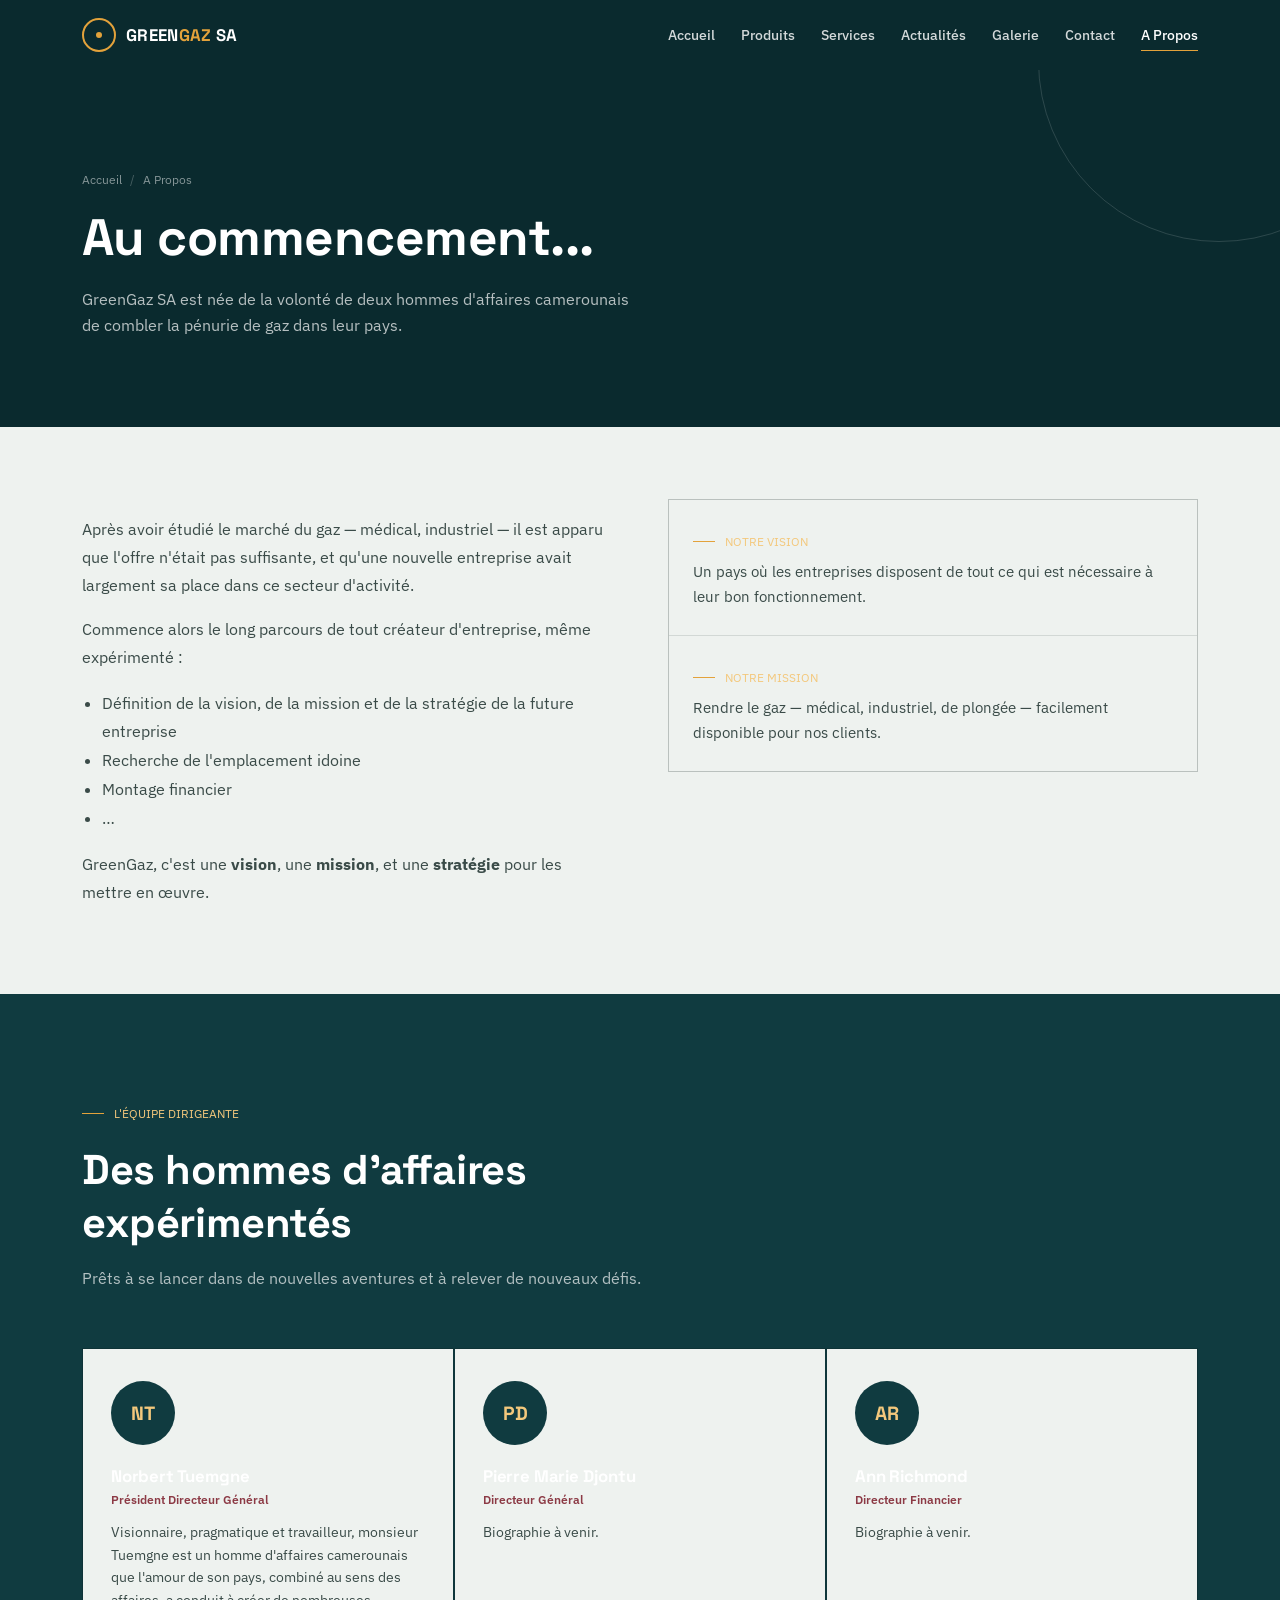
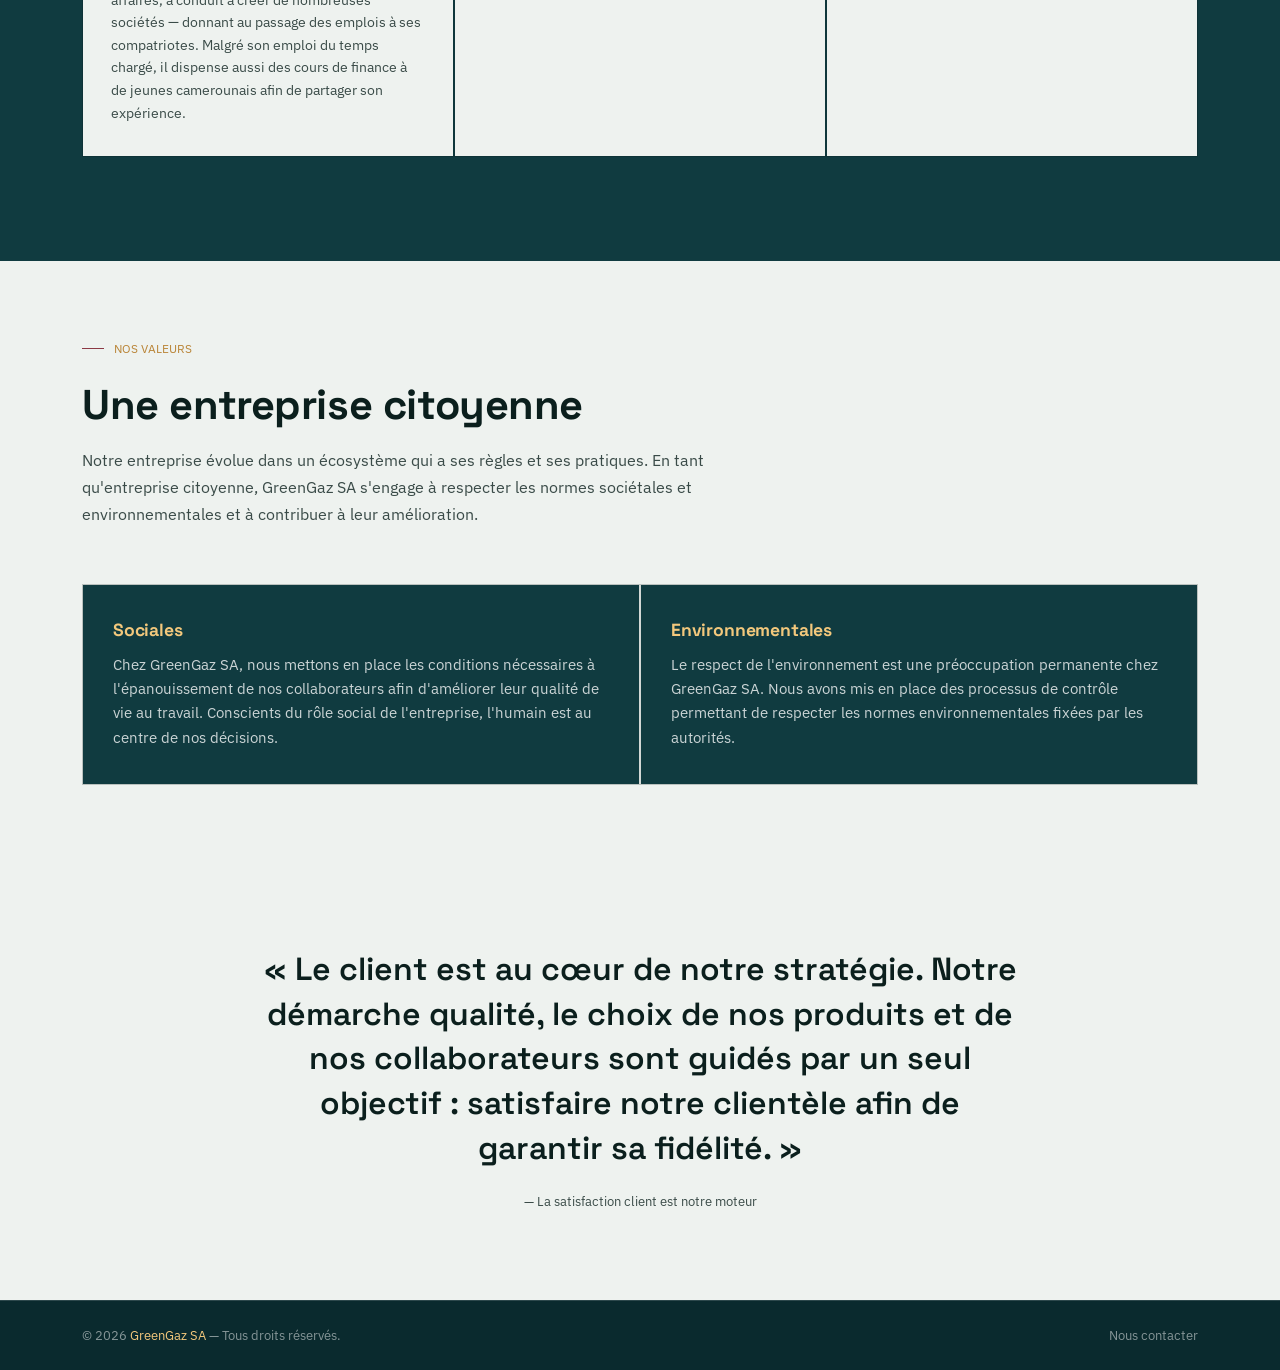
<file: apropos.html>
<!DOCTYPE html>
<html lang="fr">
<head>
<meta charset="UTF-8">
<meta name="viewport" content="width=device-width, initial-scale=1.0">
<title>A Propos — GreenGaz SA</title>
<meta name="description" content="L'histoire, la vision, la mission, l'équipe dirigeante et les valeurs de GreenGaz SA.">
<link rel="preconnect" href="https://fonts.googleapis.com">
<link rel="preconnect" href="https://fonts.gstatic.com" crossorigin>
<link href="https://fonts.googleapis.com/css2?family=Space+Grotesk:wght@500;600;700&family=IBM+Plex+Sans:wght@400;500;600&family=IBM+Plex+Mono:wght@400;500&display=swap" rel="stylesheet">
<link rel="stylesheet" href="assets/css/style.css">
</head>
<body>

<header class="site-nav" id="siteNav">
  <div class="wrap">
    <a class="brand" href="index.html">
      <span class="brand-mark" aria-hidden="true"></span>
      <span class="brand-name">GREEN<span>GAZ</span> SA</span>
    </a>
    <button class="nav-toggle" id="navToggle" aria-label="Ouvrir le menu" aria-expanded="false">☰</button>
    <nav class="primary" id="primaryNav">
      <a href="index.html">Accueil</a>
      <a href="produits.html">Produits</a>
      <a href="services.html">Services</a>
      <a href="https://greengazsa.wordpress.com">Actualités</a>
      <a href="galerie.html">Galerie</a>
      <a href="contact.html">Contact</a>
      <a href="apropos.html" class="active">A Propos</a>
    </nav>
  </div>
</header>

<section class="page-hero">
  <div class="wrap">
    <div class="breadcrumb"><a href="index.html">Accueil</a><span class="sep">/</span><span>A Propos</span></div>
    <h1>Au commencement...</h1>
    <p class="lede">GreenGaz SA est née de la volonté de deux hommes d'affaires camerounais de combler la pénurie de gaz dans leur pays.</p>
  </div>
</section>

<section class="tight">
  <div class="wrap origin-grid">
    <div>
      <p>Après avoir étudié le marché du gaz — médical, industriel — il est apparu que l'offre n'était pas suffisante, et qu'une nouvelle entreprise avait largement sa place dans ce secteur d'activité.</p>
      <p>Commence alors le long parcours de tout créateur d'entreprise, même expérimenté :</p>
      <ul>
        <li>Définition de la vision, de la mission et de la stratégie de la future entreprise</li>
        <li>Recherche de l'emplacement idoine</li>
        <li>Montage financier</li>
        <li>…</li>
      </ul>
      <p>GreenGaz, c'est une <strong>vision</strong>, une <strong>mission</strong>, et une <strong>stratégie</strong> pour les mettre en œuvre.</p>
    </div>
    <div class="vm-cards">
      <div class="vm-card">
        <div class="eyebrow">Notre vision</div>
        <p>Un pays où les entreprises disposent de tout ce qui est nécessaire à leur bon fonctionnement.</p>
      </div>
      <div class="vm-card">
        <div class="eyebrow">Notre mission</div>
        <p>Rendre le gaz — médical, industriel, de plongée — facilement disponible pour nos clients.</p>
      </div>
    </div>
  </div>
</section>

<section class="factory dark">
  <div class="wrap">
    <div class="section-head dark">
      <div class="eyebrow">L'équipe dirigeante</div>
      <h2>Des hommes d'affaires expérimentés</h2>
      <p>Prêts à se lancer dans de nouvelles aventures et à relever de nouveaux défis.</p>
    </div>
    <div class="team-grid">
      <div class="team-card">
        <div class="photo">NT</div>
        <h3>Norbert Tuemgne</h3>
        <span class="role">Président Directeur Général</span>
        <p>Visionnaire, pragmatique et travailleur, monsieur Tuemgne est un homme d'affaires camerounais que l'amour de son pays, combiné au sens des affaires, a conduit à créer de nombreuses sociétés — donnant au passage des emplois à ses compatriotes. Malgré son emploi du temps chargé, il dispense aussi des cours de finance à de jeunes camerounais afin de partager son expérience.</p>
      </div>
      <div class="team-card">
        <div class="photo">PD</div>
        <h3>Pierre Marie Djontu</h3>
        <span class="role">Directeur Général</span>
        <p>Biographie à venir.</p>
      </div>
      <div class="team-card">
        <div class="photo">AR</div>
        <h3>Ann Richmond</h3>
        <span class="role">Directeur Financier</span>
        <p>Biographie à venir.</p>
      </div>
    </div>
  </div>
</section>

<section class="tight">
  <div class="wrap">
    <div class="section-head">
      <div class="eyebrow">Nos valeurs</div>
      <h2>Une entreprise citoyenne</h2>
      <p>Notre entreprise évolue dans un écosystème qui a ses règles et ses pratiques. En tant qu'entreprise citoyenne, GreenGaz SA s'engage à respecter les normes sociétales et environnementales et à contribuer à leur amélioration.</p>
    </div>
    <div class="value-grid">
      <div class="value-card">
        <h3>Sociales</h3>
        <p>Chez GreenGaz SA, nous mettons en place les conditions nécessaires à l'épanouissement de nos collaborateurs afin d'améliorer leur qualité de vie au travail. Conscients du rôle social de l'entreprise, l'humain est au centre de nos décisions.</p>
      </div>
      <div class="value-card">
        <h3>Environnementales</h3>
        <p>Le respect de l'environnement est une préoccupation permanente chez GreenGaz SA. Nous avons mis en place des processus de contrôle permettant de respecter les normes environnementales fixées par les autorités.</p>
      </div>
    </div>
  </div>
</section>

<section class="quote-banner">
  <div class="wrap">
    <blockquote>« Le client est au cœur de notre stratégie. Notre démarche qualité, le choix de nos produits et de nos collaborateurs sont guidés par un seul objectif : satisfaire notre clientèle afin de garantir sa fidélité. »</blockquote>
    <cite>— La satisfaction client est notre moteur</cite>
  </div>
</section>

<footer>
  <div class="wrap">
    <span>© <span id="year"></span> <span class="amber">GreenGaz SA</span> — Tous droits réservés.</span>
    <span><a href="contact.html">Nous contacter</a></span>
  </div>
</footer>

<script src="assets/js/main.js"></script>
</body>
</html>
</file>
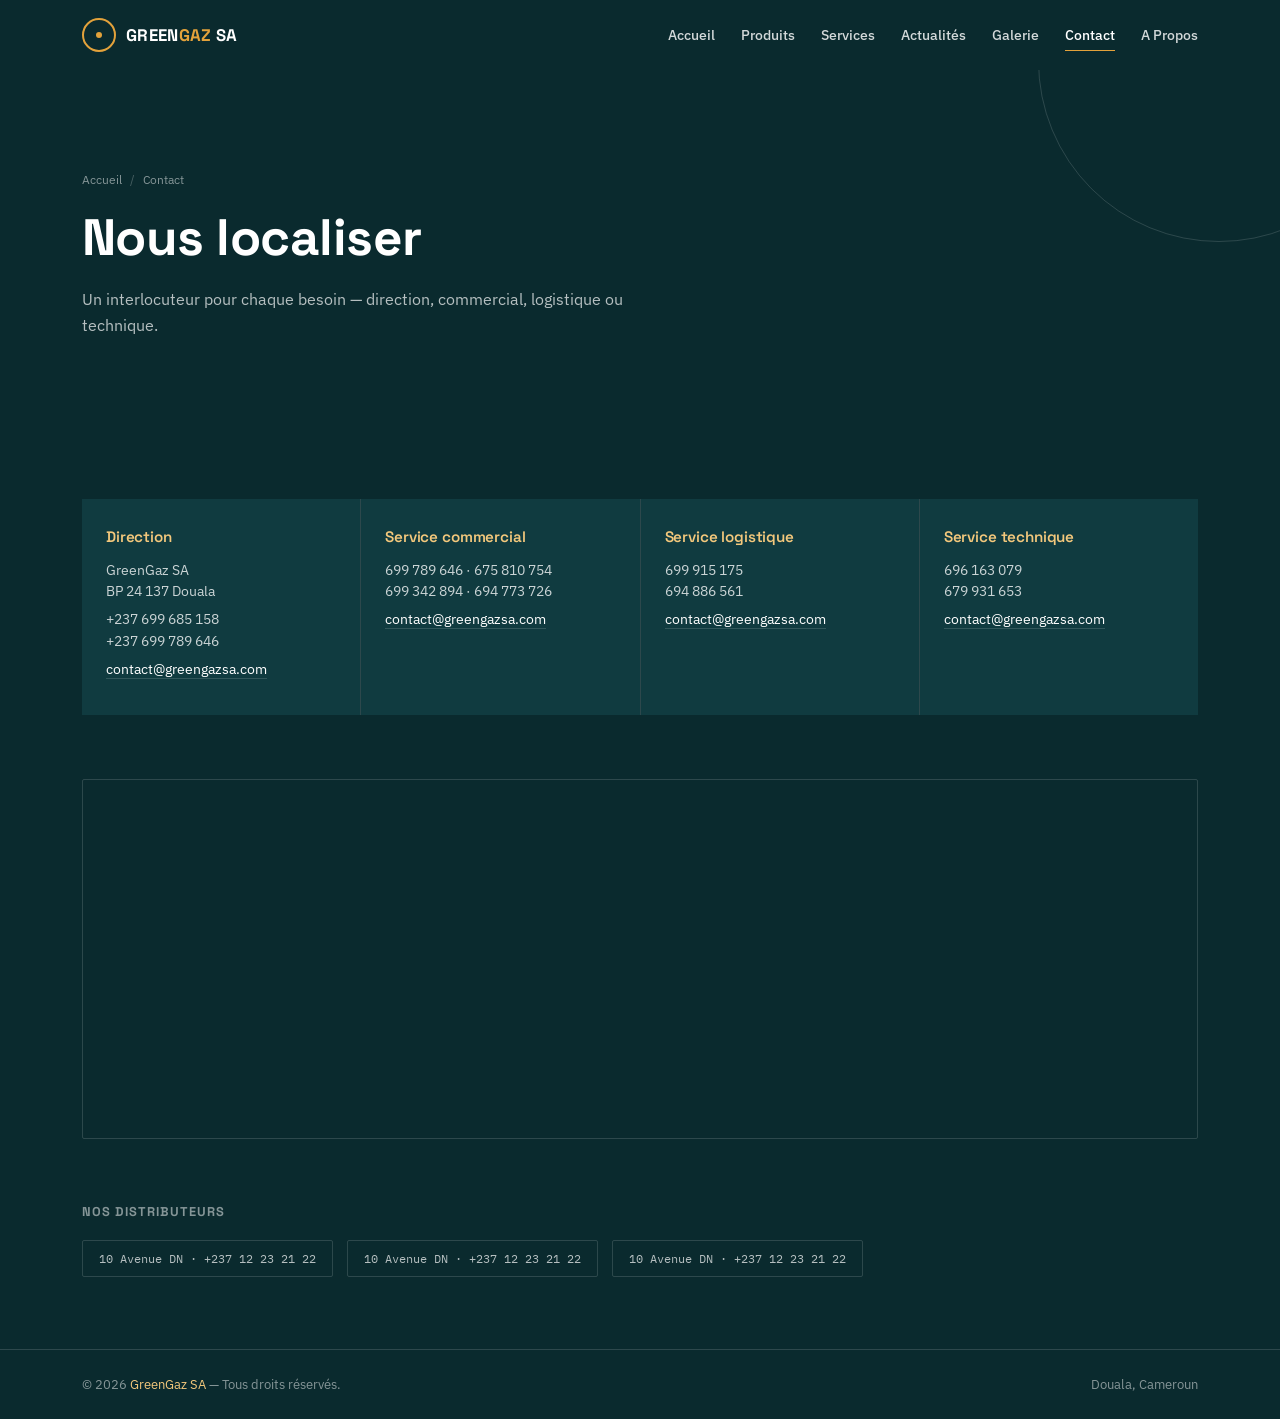
<file: contact.html>
<!DOCTYPE html>
<html lang="fr">
<head>
<meta charset="UTF-8">
<meta name="viewport" content="width=device-width, initial-scale=1.0">
<title>Contact — GreenGaz SA</title>
<meta name="description" content="Contactez GreenGaz SA — direction, service commercial, logistique et technique. BP 24 137 Douala, Cameroun.">
<link rel="preconnect" href="https://fonts.googleapis.com">
<link rel="preconnect" href="https://fonts.gstatic.com" crossorigin>
<link href="https://fonts.googleapis.com/css2?family=Space+Grotesk:wght@500;600;700&family=IBM+Plex+Sans:wght@400;500;600&family=IBM+Plex+Mono:wght@400;500&display=swap" rel="stylesheet">
<link rel="stylesheet" href="assets/css/style.css">
</head>
<body>

<header class="site-nav" id="siteNav">
  <div class="wrap">
    <a class="brand" href="index.html">
      <span class="brand-mark" aria-hidden="true"></span>
      <span class="brand-name">GREEN<span>GAZ</span> SA</span>
    </a>
    <button class="nav-toggle" id="navToggle" aria-label="Ouvrir le menu" aria-expanded="false">☰</button>
    <nav class="primary" id="primaryNav">
      <a href="index.html">Accueil</a>
      <a href="produits.html">Produits</a>
      <a href="services.html">Services</a>
      <a href="https://greengazsa.wordpress.com">Actualités</a>
      <a href="galerie.html">Galerie</a>
      <a href="contact.html" class="active">Contact</a>
      <a href="apropos.html">A Propos</a>
    </nav>
  </div>
</header>

<section class="page-hero">
  <div class="wrap">
    <div class="breadcrumb"><a href="index.html">Accueil</a><span class="sep">/</span><span>Contact</span></div>
    <h1>Nous localiser</h1>
    <p class="lede">Un interlocuteur pour chaque besoin — direction, commercial, logistique ou technique.</p>
  </div>
</section>

<section class="contact tight">
  <div class="wrap">
    <div class="contact-grid">
      <div class="contact-card">
        <h3>Direction</h3>
        <p>GreenGaz SA<br>BP 24 137 Douala</p>
        <p>+237 699 685 158<br>+237 699 789 646</p>
        <p><a href="mailto:contact@greengazsa.com">contact@greengazsa.com</a></p>
      </div>
      <div class="contact-card">
        <h3>Service commercial</h3>
        <p>699 789 646 · 675 810 754<br>699 342 894 · 694 773 726</p>
        <p><a href="mailto:contact@greengazsa.com">contact@greengazsa.com</a></p>
      </div>
      <div class="contact-card">
        <h3>Service logistique</h3>
        <p>699 915 175<br>694 886 561</p>
        <p><a href="mailto:contact@greengazsa.com">contact@greengazsa.com</a></p>
      </div>
      <div class="contact-card">
        <h3>Service technique</h3>
        <p>696 163 079<br>679 931 653</p>
        <p><a href="mailto:contact@greengazsa.com">contact@greengazsa.com</a></p>
      </div>
    </div>

    <div class="map-frame">
      <iframe src="//maps.google.com/maps?output=embed&q=dibamba%2C%20douala%2C%20cameroun&z=10&t=m" title="Localisation GreenGaz SA — Dibamba, Douala" loading="lazy"></iframe>
    </div>

    <div class="distrib">
      <h3>Nos distributeurs</h3>
      <div class="distrib-list">
        <span class="distrib-chip">10 Avenue DN · +237 12 23 21 22</span>
        <span class="distrib-chip">10 Avenue DN · +237 12 23 21 22</span>
        <span class="distrib-chip">10 Avenue DN · +237 12 23 21 22</span>
      </div>
    </div>
  </div>
</section>

<footer>
  <div class="wrap">
    <span>© <span id="year"></span> <span class="amber">GreenGaz SA</span> — Tous droits réservés.</span>
    <span>Douala, Cameroun</span>
  </div>
</footer>

<script src="assets/js/main.js"></script>
</body>
</html>
</file>
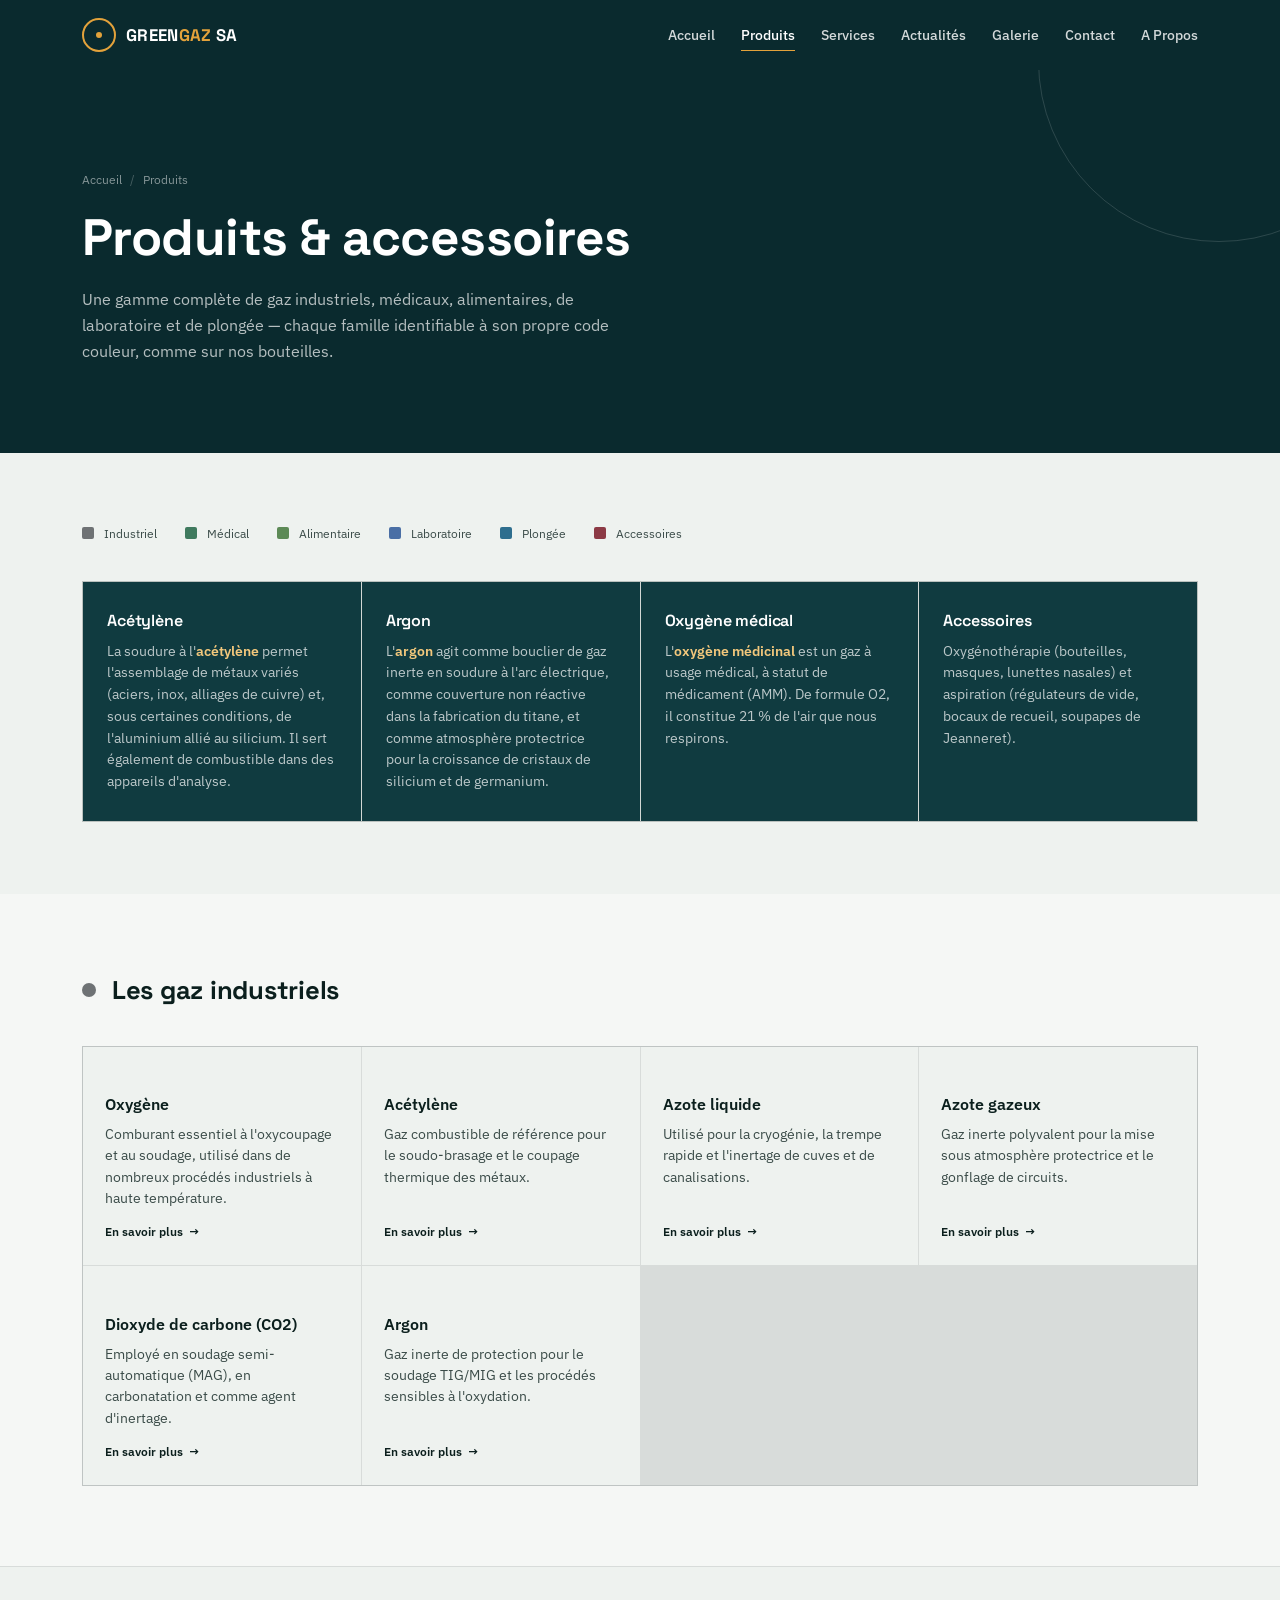
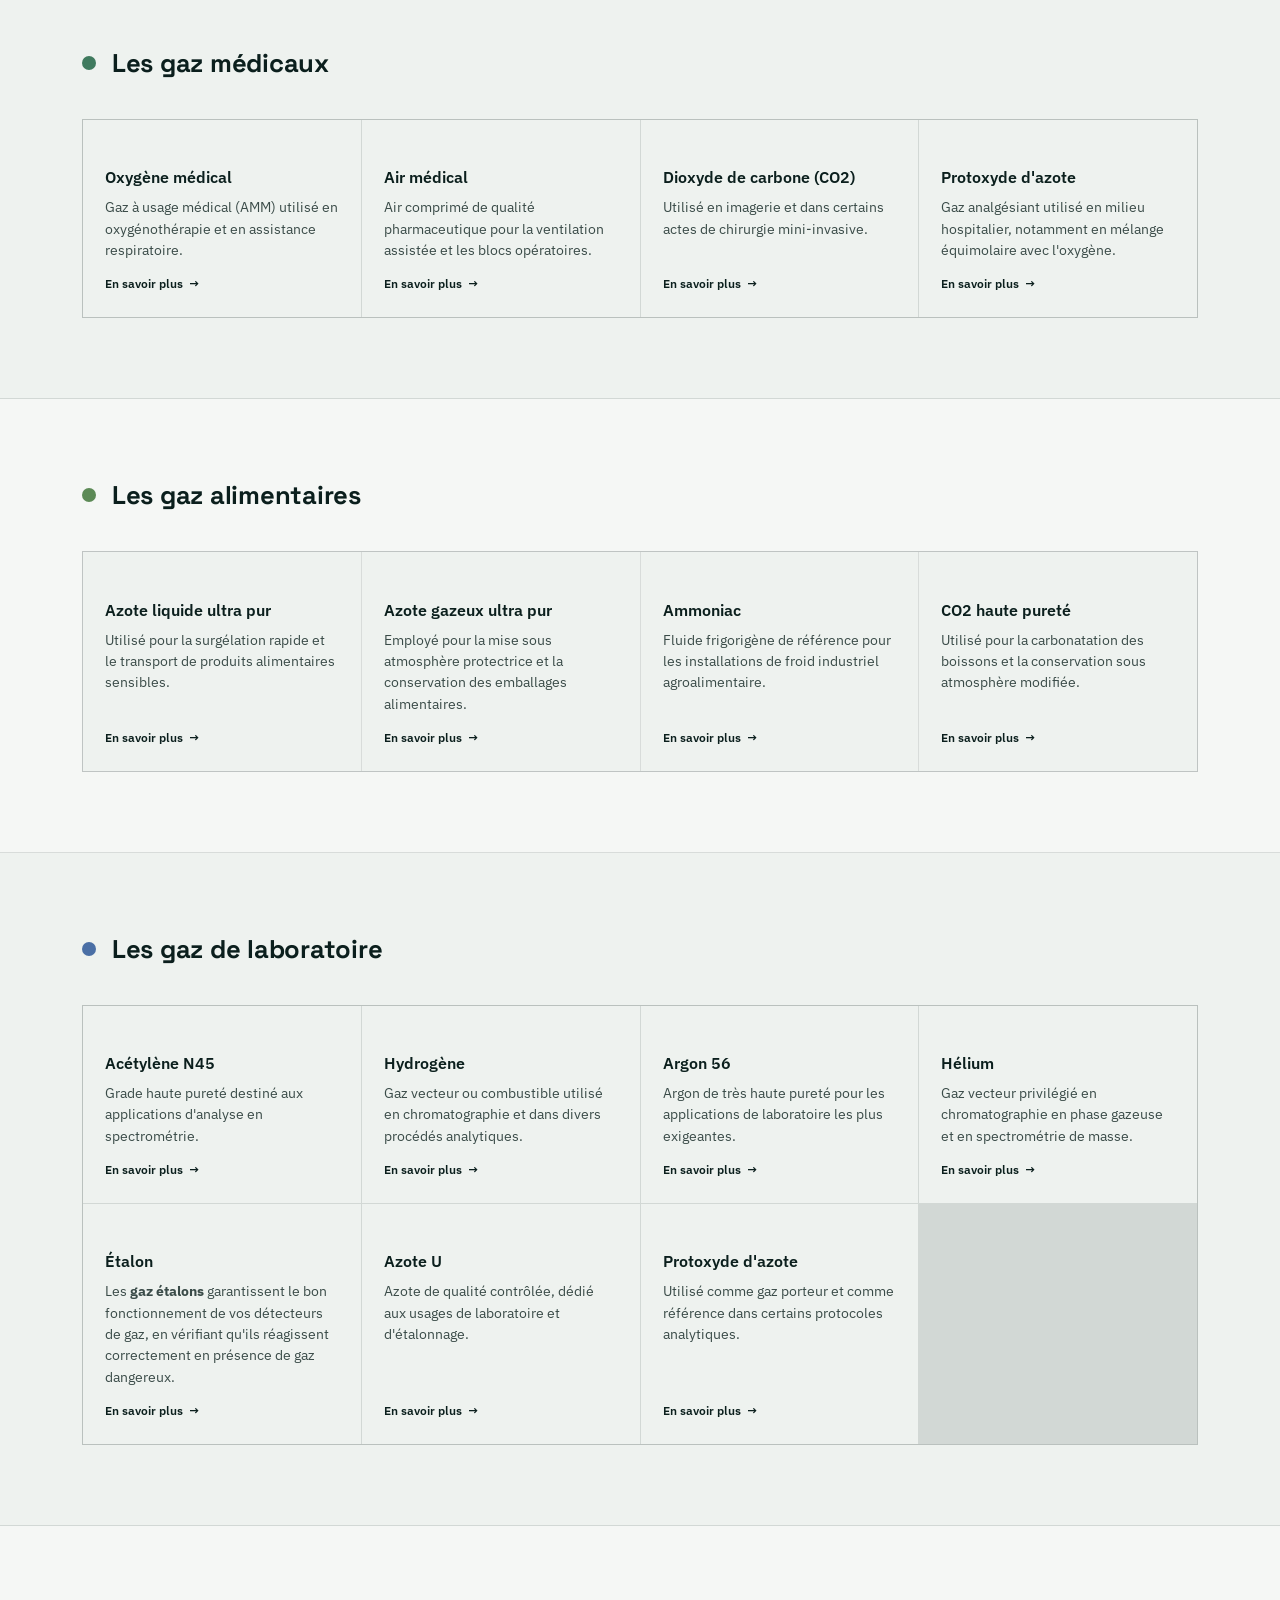
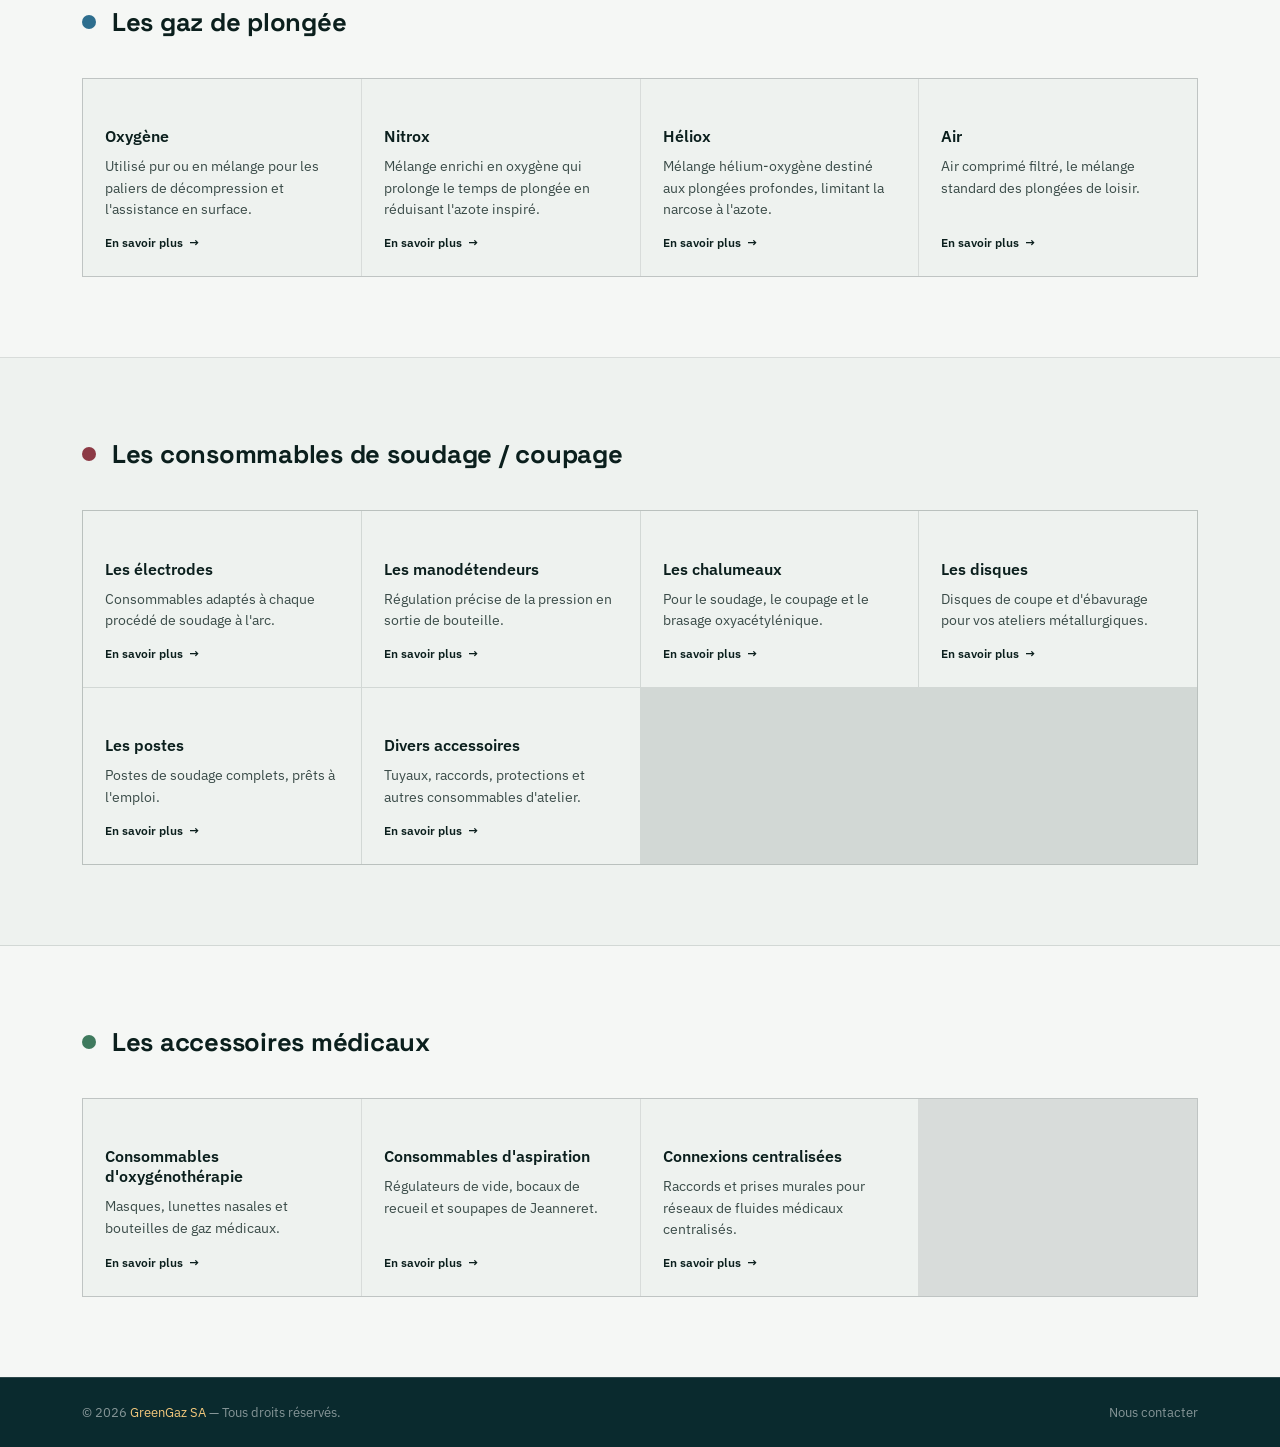
<file: produits.html>
<!DOCTYPE html>
<html lang="fr">
<head>
<meta charset="UTF-8">
<meta name="viewport" content="width=device-width, initial-scale=1.0">
<title>Produits &amp; Accessoires — GreenGaz SA</title>
<meta name="description" content="Gaz industriels, médicaux, alimentaires, de laboratoire et de plongée, ainsi que nos accessoires et consommables — GreenGaz SA.">
<link rel="preconnect" href="https://fonts.googleapis.com">
<link rel="preconnect" href="https://fonts.gstatic.com" crossorigin>
<link href="https://fonts.googleapis.com/css2?family=Space+Grotesk:wght@500;600;700&family=IBM+Plex+Sans:wght@400;500;600&family=IBM+Plex+Mono:wght@400;500&display=swap" rel="stylesheet">
<link rel="stylesheet" href="assets/css/style.css">
</head>
<body>

<header class="site-nav" id="siteNav">
  <div class="wrap">
    <a class="brand" href="index.html">
      <span class="brand-mark" aria-hidden="true"></span>
      <span class="brand-name">GREEN<span>GAZ</span> SA</span>
    </a>
    <button class="nav-toggle" id="navToggle" aria-label="Ouvrir le menu" aria-expanded="false">☰</button>
    <nav class="primary" id="primaryNav">
      <a href="index.html">Accueil</a>
      <a href="produits.html" class="active">Produits</a>
      <a href="services.html">Services</a>
      <a href="https://greengazsa.wordpress.com">Actualités</a>
      <a href="galerie.html">Galerie</a>
      <a href="contact.html">Contact</a>
      <a href="apropos.html">A Propos</a>
    </nav>
  </div>
</header>

<section class="page-hero">
  <div class="wrap">
    <div class="breadcrumb"><a href="index.html">Accueil</a><span class="sep">/</span><span>Produits</span></div>
    <h1>Produits &amp; accessoires</h1>
    <p class="lede">Une gamme complète de gaz industriels, médicaux, alimentaires, de laboratoire et de plongée — chaque famille identifiable à son propre code couleur, comme sur nos bouteilles.</p>
  </div>
</section>

<section class="tight" style="padding-top:72px;">
  <div class="wrap">
    <div class="code-note">
      <span class="sw" style="background:var(--co2);"></span> Industriel
      <span class="sw" style="background:var(--medox); margin-left:18px;"></span> Médical
      <span class="sw" style="background:var(--alim); margin-left:18px;"></span> Alimentaire
      <span class="sw" style="background:var(--argon); margin-left:18px;"></span> Laboratoire
      <span class="sw" style="background:var(--plongee); margin-left:18px;"></span> Plongée
      <span class="sw" style="background:var(--acetylene); margin-left:18px;"></span> Accessoires
    </div>
    <div class="info-card-grid">
      <div class="info-card">
        <span class="dot" style="background:var(--co2);"></span>
        <h3>Acétylène</h3>
        <p>La soudure à l'<b>acétylène</b> permet l'assemblage de métaux variés (aciers, inox, alliages de cuivre) et, sous certaines conditions, de l'aluminium allié au silicium. Il sert également de combustible dans des appareils d'analyse.</p>
      </div>
      <div class="info-card">
        <span class="dot" style="background:var(--argon);"></span>
        <h3>Argon</h3>
        <p>L'<b>argon</b> agit comme bouclier de gaz inerte en soudure à l'arc électrique, comme couverture non réactive dans la fabrication du titane, et comme atmosphère protectrice pour la croissance de cristaux de silicium et de germanium.</p>
      </div>
      <div class="info-card">
        <span class="dot" style="background:var(--medox);"></span>
        <h3>Oxygène médical</h3>
        <p>L'<b>oxygène médicinal</b> est un gaz à usage médical, à statut de médicament (AMM). De formule O2, il constitue 21 % de l'air que nous respirons.</p>
      </div>
      <div class="info-card">
        <span class="dot" style="background:var(--acetylene);"></span>
        <h3>Accessoires</h3>
        <p>Oxygénothérapie (bouteilles, masques, lunettes nasales) et aspiration (régulateurs de vide, bocaux de recueil, soupapes de Jeanneret).</p>
      </div>
    </div>
  </div>
</section>

<!-- GAZ INDUSTRIELS -->
<section class="gas-section" id="industriels">
  <div class="wrap">
    <div class="gas-section-head">
      <span class="dot" style="background:var(--co2);"></span>
      <h2>Les gaz industriels</h2>
    </div>
    <div class="gas-grid">
      <div class="gas-card">
        <div><h4>Oxygène</h4><p>Comburant essentiel à l'oxycoupage et au soudage, utilisé dans de nombreux procédés industriels à haute température.</p></div>
        <a class="go" href="#contact">En savoir plus</a>
      </div>
      <div class="gas-card">
        <div><h4>Acétylène</h4><p>Gaz combustible de référence pour le soudo-brasage et le coupage thermique des métaux.</p></div>
        <a class="go" href="#contact">En savoir plus</a>
      </div>
      <div class="gas-card">
        <div><h4>Azote liquide</h4><p>Utilisé pour la cryogénie, la trempe rapide et l'inertage de cuves et de canalisations.</p></div>
        <a class="go" href="#contact">En savoir plus</a>
      </div>
      <div class="gas-card">
        <div><h4>Azote gazeux</h4><p>Gaz inerte polyvalent pour la mise sous atmosphère protectrice et le gonflage de circuits.</p></div>
        <a class="go" href="#contact">En savoir plus</a>
      </div>
      <div class="gas-card">
        <div><h4>Dioxyde de carbone (CO2)</h4><p>Employé en soudage semi-automatique (MAG), en carbonatation et comme agent d'inertage.</p></div>
        <a class="go" href="#contact">En savoir plus</a>
      </div>
      <div class="gas-card">
        <div><h4>Argon</h4><p>Gaz inerte de protection pour le soudage TIG/MIG et les procédés sensibles à l'oxydation.</p></div>
        <a class="go" href="#contact">En savoir plus</a>
      </div>
    </div>
  </div>
</section>

<!-- GAZ MEDICAUX -->
<section class="gas-section" id="medicaux">
  <div class="wrap">
    <div class="gas-section-head">
      <span class="dot" style="background:var(--medox);"></span>
      <h2>Les gaz médicaux</h2>
    </div>
    <div class="gas-grid">
      <div class="gas-card">
        <div><h4>Oxygène médical</h4><p>Gaz à usage médical (AMM) utilisé en oxygénothérapie et en assistance respiratoire.</p></div>
        <a class="go" href="#contact">En savoir plus</a>
      </div>
      <div class="gas-card">
        <div><h4>Air médical</h4><p>Air comprimé de qualité pharmaceutique pour la ventilation assistée et les blocs opératoires.</p></div>
        <a class="go" href="#contact">En savoir plus</a>
      </div>
      <div class="gas-card">
        <div><h4>Dioxyde de carbone (CO2)</h4><p>Utilisé en imagerie et dans certains actes de chirurgie mini-invasive.</p></div>
        <a class="go" href="#contact">En savoir plus</a>
      </div>
      <div class="gas-card">
        <div><h4>Protoxyde d'azote</h4><p>Gaz analgésiant utilisé en milieu hospitalier, notamment en mélange équimolaire avec l'oxygène.</p></div>
        <a class="go" href="#contact">En savoir plus</a>
      </div>
    </div>
  </div>
</section>

<!-- GAZ ALIMENTAIRES -->
<section class="gas-section" id="alimentaires">
  <div class="wrap">
    <div class="gas-section-head">
      <span class="dot" style="background:var(--alim);"></span>
      <h2>Les gaz alimentaires</h2>
    </div>
    <div class="gas-grid">
      <div class="gas-card">
        <div><h4>Azote liquide ultra pur</h4><p>Utilisé pour la surgélation rapide et le transport de produits alimentaires sensibles.</p></div>
        <a class="go" href="#contact">En savoir plus</a>
      </div>
      <div class="gas-card">
        <div><h4>Azote gazeux ultra pur</h4><p>Employé pour la mise sous atmosphère protectrice et la conservation des emballages alimentaires.</p></div>
        <a class="go" href="#contact">En savoir plus</a>
      </div>
      <div class="gas-card">
        <div><h4>Ammoniac</h4><p>Fluide frigorigène de référence pour les installations de froid industriel agroalimentaire.</p></div>
        <a class="go" href="#contact">En savoir plus</a>
      </div>
      <div class="gas-card">
        <div><h4>CO2 haute pureté</h4><p>Utilisé pour la carbonatation des boissons et la conservation sous atmosphère modifiée.</p></div>
        <a class="go" href="#contact">En savoir plus</a>
      </div>
    </div>
  </div>
</section>

<!-- GAZ DE LABORATOIRE -->
<section class="gas-section" id="laboratoire">
  <div class="wrap">
    <div class="gas-section-head">
      <span class="dot" style="background:var(--argon);"></span>
      <h2>Les gaz de laboratoire</h2>
    </div>
    <div class="gas-grid">
      <div class="gas-card">
        <div><h4>Acétylène N45</h4><p>Grade haute pureté destiné aux applications d'analyse en spectrométrie.</p></div>
        <a class="go" href="#contact">En savoir plus</a>
      </div>
      <div class="gas-card">
        <div><h4>Hydrogène</h4><p>Gaz vecteur ou combustible utilisé en chromatographie et dans divers procédés analytiques.</p></div>
        <a class="go" href="#contact">En savoir plus</a>
      </div>
      <div class="gas-card">
        <div><h4>Argon 56</h4><p>Argon de très haute pureté pour les applications de laboratoire les plus exigeantes.</p></div>
        <a class="go" href="#contact">En savoir plus</a>
      </div>
      <div class="gas-card">
        <div><h4>Hélium</h4><p>Gaz vecteur privilégié en chromatographie en phase gazeuse et en spectrométrie de masse.</p></div>
        <a class="go" href="#contact">En savoir plus</a>
      </div>
      <div class="gas-card">
        <div><h4>Étalon</h4><p>Les <b>gaz étalons</b> garantissent le bon fonctionnement de vos détecteurs de gaz, en vérifiant qu'ils réagissent correctement en présence de gaz dangereux.</p></div>
        <a class="go" href="#contact">En savoir plus</a>
      </div>
      <div class="gas-card">
        <div><h4>Azote U</h4><p>Azote de qualité contrôlée, dédié aux usages de laboratoire et d'étalonnage.</p></div>
        <a class="go" href="#contact">En savoir plus</a>
      </div>
      <div class="gas-card">
        <div><h4>Protoxyde d'azote</h4><p>Utilisé comme gaz porteur et comme référence dans certains protocoles analytiques.</p></div>
        <a class="go" href="#contact">En savoir plus</a>
      </div>
    </div>
  </div>
</section>

<!-- GAZ DE PLONGEE -->
<section class="gas-section" id="plongee">
  <div class="wrap">
    <div class="gas-section-head">
      <span class="dot" style="background:var(--plongee);"></span>
      <h2>Les gaz de plongée</h2>
    </div>
    <div class="gas-grid">
      <div class="gas-card">
        <div><h4>Oxygène</h4><p>Utilisé pur ou en mélange pour les paliers de décompression et l'assistance en surface.</p></div>
        <a class="go" href="#contact">En savoir plus</a>
      </div>
      <div class="gas-card">
        <div><h4>Nitrox</h4><p>Mélange enrichi en oxygène qui prolonge le temps de plongée en réduisant l'azote inspiré.</p></div>
        <a class="go" href="#contact">En savoir plus</a>
      </div>
      <div class="gas-card">
        <div><h4>Héliox</h4><p>Mélange hélium-oxygène destiné aux plongées profondes, limitant la narcose à l'azote.</p></div>
        <a class="go" href="#contact">En savoir plus</a>
      </div>
      <div class="gas-card">
        <div><h4>Air</h4><p>Air comprimé filtré, le mélange standard des plongées de loisir.</p></div>
        <a class="go" href="#contact">En savoir plus</a>
      </div>
    </div>
  </div>
</section>

<!-- ACCESSOIRES -->
<section class="gas-section" id="accessoires">
  <div class="wrap">
    <div class="gas-section-head">
      <span class="dot" style="background:var(--acetylene);"></span>
      <h2>Les consommables de soudage / coupage</h2>
    </div>
    <div class="gas-grid">
      <div class="gas-card"><div><h4>Les électrodes</h4><p>Consommables adaptés à chaque procédé de soudage à l'arc.</p></div><a class="go" href="#contact">En savoir plus</a></div>
      <div class="gas-card"><div><h4>Les manodétendeurs</h4><p>Régulation précise de la pression en sortie de bouteille.</p></div><a class="go" href="#contact">En savoir plus</a></div>
      <div class="gas-card"><div><h4>Les chalumeaux</h4><p>Pour le soudage, le coupage et le brasage oxyacétylénique.</p></div><a class="go" href="#contact">En savoir plus</a></div>
      <div class="gas-card"><div><h4>Les disques</h4><p>Disques de coupe et d'ébavurage pour vos ateliers métallurgiques.</p></div><a class="go" href="#contact">En savoir plus</a></div>
      <div class="gas-card"><div><h4>Les postes</h4><p>Postes de soudage complets, prêts à l'emploi.</p></div><a class="go" href="#contact">En savoir plus</a></div>
      <div class="gas-card"><div><h4>Divers accessoires</h4><p>Tuyaux, raccords, protections et autres consommables d'atelier.</p></div><a class="go" href="#contact">En savoir plus</a></div>
    </div>
  </div>
</section>

<section class="gas-section" style="border-bottom:none;">
  <div class="wrap">
    <div class="gas-section-head">
      <span class="dot" style="background:var(--medox);"></span>
      <h2>Les accessoires médicaux</h2>
    </div>
    <div class="gas-grid">
      <div class="gas-card"><div><h4>Consommables d'oxygénothérapie</h4><p>Masques, lunettes nasales et bouteilles de gaz médicaux.</p></div><a class="go" href="#contact">En savoir plus</a></div>
      <div class="gas-card"><div><h4>Consommables d'aspiration</h4><p>Régulateurs de vide, bocaux de recueil et soupapes de Jeanneret.</p></div><a class="go" href="#contact">En savoir plus</a></div>
      <div class="gas-card"><div><h4>Connexions centralisées</h4><p>Raccords et prises murales pour réseaux de fluides médicaux centralisés.</p></div><a class="go" href="#contact">En savoir plus</a></div>
    </div>
  </div>
</section>

<footer id="contact">
  <div class="wrap">
    <span>© <span id="year"></span> <span class="amber">GreenGaz SA</span> — Tous droits réservés.</span>
    <span><a href="contact.html">Nous contacter</a></span>
  </div>
</footer>

<script src="assets/js/main.js"></script>
</body>
</html>
</file>
<file: assets/css/style.css>
/* =========================================================
   GreenGaz SA — Design system
   Palette : petrole profond + ambre valve + code couleur gaz
   Type    : Space Grotesk (titres) / IBM Plex Sans (texte) / IBM Plex Mono (repères)
   ========================================================= */

:root{
  --bg-deep:#0A2A2E;
  --bg-mid:#103B40;
  --paper:#EEF2EF;
  --ink:#0B1F1D;
  --ink-soft:#3A4B48;
  --amber:#E3A23B;
  --amber-soft:#F3C87C;
  --argon:#4A6FA5;
  --acetylene:#8C3A45;
  --co2:#6E7274;
  --medox:#3F7A5E;
  --alim:#5C8A56;
  --plongee:#2E6E8E;
  --line:rgba(255,255,255,0.14);
  --line-dark:rgba(11,31,29,0.12);
  --radius:2px;
}
*{box-sizing:border-box;}
html{scroll-behavior:smooth;}
body{
  margin:0;
  font-family:'IBM Plex Sans', sans-serif;
  color:var(--ink);
  background:var(--paper);
  -webkit-font-smoothing:antialiased;
}
h1,h2,h3,.display{
  font-family:'Space Grotesk', sans-serif;
  letter-spacing:-0.01em;
  margin:0;
}
.mono{
  font-family:'IBM Plex Mono', monospace;
  letter-spacing:0.06em;
}
a{color:inherit;text-decoration:none;}
img{max-width:100%;display:block;}
.wrap{max-width:1180px;margin:0 auto;padding:0 32px;}

@media (prefers-reduced-motion: reduce){
  *{animation-duration:.01ms !important; animation-iteration-count:1 !important; transition-duration:.01ms !important;}
}

/* ---------- NAV ---------- */
header.site-nav{
  position:fixed; top:0; left:0; right:0; z-index:100;
  padding:18px 0;
  background:var(--bg-deep);
  transition:background .35s ease, padding .35s ease, box-shadow .35s ease;
}
header.site-nav .wrap{display:flex; align-items:center; justify-content:space-between;}
header.site-nav.scrolled{
  padding:12px 0;
  box-shadow:0 4px 24px rgba(0,0,0,0.25);
}
.brand{display:flex; align-items:center; gap:10px; color:#fff;}
.brand-mark{
  width:34px; height:34px; border-radius:50%;
  border:2px solid var(--amber);
  display:flex; align-items:center; justify-content:center;
  position:relative; flex-shrink:0;
}
.brand-mark::after{
  content:"";
  width:6px; height:6px; border-radius:50%;
  background:var(--amber);
}
.brand-name{font-family:'Space Grotesk', sans-serif; font-weight:700; font-size:1.05rem; letter-spacing:0.02em;}
.brand-name span{color:var(--amber);}
nav.primary{display:flex; gap:26px;}
nav.primary a{
  color:rgba(255,255,255,0.82);
  font-size:0.86rem;
  font-weight:500;
  padding:6px 0;
  border-bottom:1px solid transparent;
  transition:color .2s, border-color .2s;
  white-space:nowrap;
}
nav.primary a:hover, nav.primary a:focus-visible{color:#fff; border-color:var(--amber);}
nav.primary a.active{color:#fff; border-color:var(--amber);}
.nav-toggle{display:none; background:none; border:1px solid var(--line); color:#fff; padding:8px 10px; border-radius:var(--radius); cursor:pointer;}

@media (max-width:980px){
  nav.primary{
    position:absolute; top:100%; left:0; right:0;
    background:var(--bg-deep); flex-direction:column; gap:0;
    max-height:0; overflow:hidden; transition:max-height .3s ease;
  }
  nav.primary.open{max-height:460px; padding:8px 0; overflow-y:auto;}
  nav.primary a{padding:14px 32px; border-bottom:1px solid var(--line);}
  .nav-toggle{display:block;}
}

/* ---------- HERO (home, video) ---------- */
.hero{
  position:relative;
  min-height:100svh;
  display:flex; align-items:center;
  background:var(--bg-deep);
  overflow:hidden;
  color:#fff;
}
.hero video{
  position:absolute; inset:0; width:100%; height:100%; object-fit:cover;
  opacity:0.32;
}
.hero::before{
  content:"";
  position:absolute; inset:0;
  background:linear-gradient(180deg, rgba(10,42,46,0.55) 0%, rgba(10,42,46,0.75) 55%, var(--bg-deep) 100%);
}
.hero-inner{
  position:relative; z-index:2;
  width:100%;
  display:grid; grid-template-columns:1.3fr 0.7fr; gap:48px; align-items:center;
  padding-top:90px;
}
@media (max-width:900px){ .hero-inner{grid-template-columns:1fr;} }

.eyebrow{
  display:inline-flex; align-items:center; gap:10px;
  font-size:0.72rem; text-transform:uppercase;
  color:var(--amber-soft); margin-bottom:22px;
}
.eyebrow::before{content:"";width:22px;height:1px;background:var(--amber);}

.hero h1{
  font-size:clamp(2.6rem, 6vw, 4.6rem);
  line-height:1.02;
  font-weight:700;
}
.hero h1 em{font-style:normal; color:var(--amber);}
.hero p.lede{
  margin-top:22px; max-width:46ch; font-size:1.08rem; line-height:1.6; color:rgba(255,255,255,0.78);
}
.hero-ctas{display:flex; gap:14px; margin-top:34px; flex-wrap:wrap;}
.btn{
  display:inline-flex; align-items:center; gap:8px;
  padding:14px 24px; font-size:0.86rem; font-weight:600;
  border-radius:var(--radius); border:1px solid transparent; cursor:pointer;
  transition:transform .2s ease, background .2s ease, border-color .2s ease, color .2s ease;
}
.btn:hover{transform:translateY(-2px);}
.btn-primary{background:var(--amber); color:#1A1206;}
.btn-primary:hover{background:var(--amber-soft);}
.btn-ghost{border-color:rgba(255,255,255,0.35); color:#fff;}
.btn-ghost:hover{border-color:#fff;}

/* Gauge — signature element */
.gauge-panel{display:flex; flex-direction:column; align-items:center; gap:14px; justify-self:end;}
@media (max-width:900px){ .gauge-panel{justify-self:start; margin-top:10px;} }
.gauge{width:230px; height:230px;}
.gauge-ring{fill:none; stroke:rgba(255,255,255,0.16); stroke-width:2;}
.gauge-tick{stroke:rgba(255,255,255,0.35); stroke-width:2;}
.gauge-tick.major{stroke:var(--amber-soft);}
.gauge-arc{
  fill:none; stroke:var(--amber); stroke-width:4; stroke-linecap:round;
  stroke-dasharray:326; stroke-dashoffset:326;
  animation:fillArc 1.8s 0.4s cubic-bezier(.2,.8,.2,1) forwards;
}
@keyframes fillArc{ to{ stroke-dashoffset:58; } }
.gauge-needle{
  transform-origin:115px 128px; transform:rotate(-108deg);
  animation:needleSweep 1.8s 0.4s cubic-bezier(.2,.8,.2,1) forwards;
}
@keyframes needleSweep{ to{ transform:rotate(58deg); } }
.gauge-label{font-size:0.68rem; color:rgba(255,255,255,0.55); text-align:center;}
.gauge-label b{display:block; color:var(--amber-soft); font-size:0.98rem; margin-bottom:2px;}

/* ---------- PAGE HERO (sub-pages, no video) ---------- */
.page-hero{
  background:var(--bg-deep);
  color:#fff;
  padding:172px 0 72px;
  position:relative;
  overflow:hidden;
}
.page-hero::after{
  content:"";
  position:absolute; right:-120px; top:-120px;
  width:360px; height:360px; border-radius:50%;
  border:1px solid var(--line);
}
.page-hero .wrap{position:relative; z-index:1;}
.page-hero h1{font-size:clamp(2.1rem, 4.4vw, 3.2rem); font-weight:700;}
.page-hero p.lede{margin-top:16px; max-width:56ch; color:rgba(255,255,255,0.7); font-size:1.02rem; line-height:1.6;}
.breadcrumb{display:flex; gap:8px; align-items:center; font-size:0.76rem; color:rgba(255,255,255,0.5); margin-bottom:18px;}
.breadcrumb a:hover{color:#fff;}
.breadcrumb .sep{opacity:0.5;}

/* ---------- SECTION SCAFFOLDING ---------- */
section{padding:104px 0;}
section.tight{padding:72px 0;}
.section-head{max-width:640px; margin-bottom:56px;}
.section-head .eyebrow{color:#B98436;}
.section-head .eyebrow::before{background:var(--acetylene);}
.section-head h2{font-size:clamp(1.8rem, 3.4vw, 2.6rem); font-weight:700;}
.section-head p{margin-top:16px; color:var(--ink-soft); line-height:1.65; font-size:1.02rem;}
.section-head.center{margin-left:auto; margin-right:auto; text-align:center;}
.dark .section-head p{color:rgba(255,255,255,0.68);}
.dark .section-head .eyebrow{color:var(--amber-soft);}
.dark .section-head .eyebrow::before{background:var(--amber);}

/* ---------- MANIFESTO (home) ---------- */
.manifesto{background:var(--paper);}
.manifesto-grid{display:grid; grid-template-columns:1.1fr 0.9fr; gap:64px; align-items:start;}
@media (max-width:900px){ .manifesto-grid{grid-template-columns:1fr;} }
.manifesto-grid p{line-height:1.75; color:var(--ink-soft); font-size:1rem;}
.manifesto-grid p + p{margin-top:18px;}
.manifesto-grid strong{color:var(--ink); font-weight:600;}

.stat-stack{display:flex; flex-direction:column; gap:0;}
.stat-row{display:flex; justify-content:space-between; align-items:baseline; padding:20px 0; border-bottom:1px solid var(--line-dark);}
.stat-row:first-child{border-top:1px solid var(--line-dark);}
.stat-row .num{font-family:'Space Grotesk',sans-serif; font-weight:700; font-size:1.5rem; color:var(--acetylene);}
.stat-row .lbl{font-size:0.84rem; color:var(--ink-soft); max-width:26ch; text-align:right;}

/* ---------- FACTORY / FEATURES ---------- */
.factory{background:var(--bg-mid); color:#fff;}
.factory-grid{display:grid; grid-template-columns:1fr 1fr; gap:56px; align-items:center;}
@media (max-width:900px){ .factory-grid{grid-template-columns:1fr;} }
.factory-media{position:relative; border-radius:var(--radius); overflow:hidden;}
.factory-media img{filter:saturate(0.92) contrast(1.02);}
.factory-media figcaption{
  font-family:'IBM Plex Mono',monospace; font-size:0.68rem; letter-spacing:0.08em;
  background:var(--bg-deep); color:var(--amber-soft); padding:8px 14px;
}
.feature-list{list-style:none; margin:0; padding:0; display:flex; flex-direction:column; gap:0;}
.feature-list li{display:flex; gap:18px; align-items:flex-start; padding:20px 0; border-top:1px solid var(--line);}
.feature-list li:last-child{border-bottom:1px solid var(--line);}
.feature-list .idx{font-family:'IBM Plex Mono',monospace; font-size:0.75rem; color:var(--amber-soft); padding-top:3px;}
.feature-list .txt{font-size:0.95rem; line-height:1.55; color:rgba(255,255,255,0.86);}
.feature-list .txt b{color:#fff;}
.trial-note{
  margin-top:32px; padding:20px 24px; border-left:2px solid var(--amber);
  background:rgba(227,162,59,0.08); font-size:0.92rem; line-height:1.6; color:rgba(255,255,255,0.85);
}

/* ---------- PRODUCT FAMILY GRID (home overview) ---------- */
.products{background:var(--paper);}
.product-grid{display:grid; grid-template-columns:repeat(3,1fr); gap:2px; background:var(--line-dark); border:1px solid var(--line-dark);}
@media (max-width:820px){ .product-grid{grid-template-columns:repeat(2,1fr);} }
@media (max-width:560px){ .product-grid{grid-template-columns:1fr;} }
.product-card{
  background:var(--paper); padding:30px 26px; min-height:190px;
  display:flex; flex-direction:column; justify-content:space-between; position:relative;
  transition:background .25s ease;
}
.product-card:hover{background:#fff;}
.product-card .tag{width:34px; height:34px; border-radius:50%; display:flex; align-items:center; justify-content:center;}
.product-card .tag::after{content:""; width:12px; height:12px; border-radius:50%; background:#fff;}
.product-card h3{font-size:1.08rem; font-weight:600; margin-top:20px;}
.product-card .code{position:absolute; top:26px; right:26px; font-family:'IBM Plex Mono',monospace; font-size:0.7rem; color:var(--ink-soft); opacity:0.6;}
.product-card a.go{margin-top:16px; font-size:0.82rem; font-weight:600; color:var(--ink); display:inline-flex; align-items:center; gap:6px;}
.product-card a.go::after{content:"→"; transition:transform .2s;}
.product-card a.go:hover::after{transform:translateX(3px);}

.tag.industriel{background:var(--co2);}
.tag.medical{background:var(--medox);}
.tag.alimentaire{background:var(--alim);}
.tag.labo{background:var(--argon);}
.tag.plongee{background:var(--plongee);}
.tag.accessoires{background:var(--acetylene);}

/* ---------- GAS FAMILY SECTIONS (produits.html detail) ---------- */
.code-note{display:flex; align-items:center; gap:10px; font-size:0.78rem; color:var(--ink-soft); margin-bottom:40px;}
.code-note .sw{width:12px; height:12px; border-radius:2px; display:inline-block;}

.gas-section{padding:80px 0; border-bottom:1px solid var(--line-dark);}
.gas-section:nth-child(even){background:#F5F7F5;}
.gas-section-head{display:flex; align-items:center; gap:16px; margin-bottom:40px;}
.gas-section-head .dot{width:14px; height:14px; border-radius:50%; flex-shrink:0;}
.gas-section-head h2{font-size:1.6rem; font-weight:700;}
.gas-grid{display:grid; grid-template-columns:repeat(auto-fill, minmax(230px, 1fr)); gap:1px; background:var(--line-dark); border:1px solid var(--line-dark);}
.gas-card{background:var(--paper); padding:26px 22px; min-height:150px; display:flex; flex-direction:column; justify-content:space-between;}
.gas-card:hover{background:#fff;}
.gas-card h4{font-size:1rem; font-weight:600; margin-bottom:10px;}
.gas-card p{font-size:0.86rem; color:var(--ink-soft); line-height:1.55; margin:0;}
.gas-card a.go{margin-top:14px; font-size:0.78rem; font-weight:600; display:inline-flex; align-items:center; gap:6px;}
.gas-card a.go::after{content:"→"; transition:transform .2s;}
.gas-card a.go:hover::after{transform:translateX(3px);}

.info-card-grid{display:grid; grid-template-columns:repeat(4,1fr); gap:1px; background:var(--line-dark); border:1px solid var(--line-dark); margin-bottom:0;}
@media (max-width:900px){ .info-card-grid{grid-template-columns:repeat(2,1fr);} }
@media (max-width:520px){ .info-card-grid{grid-template-columns:1fr;} }
.info-card{background:var(--bg-mid); color:#fff; padding:28px 24px;}
.info-card .dot{width:12px; height:12px; border-radius:50%; margin-bottom:16px;}
.info-card h3{font-size:1rem; font-weight:600; margin-bottom:10px;}
.info-card p{font-size:0.85rem; line-height:1.6; color:rgba(255,255,255,0.72); margin:0;}
.info-card b{color:var(--amber-soft); font-weight:600;}

/* ---------- SERVICES ---------- */
.service-block{display:grid; grid-template-columns:1fr 1fr; gap:60px; align-items:center; padding:70px 0; border-bottom:1px solid var(--line-dark);}
.service-block:last-child{border-bottom:none;}
.service-block.reverse .service-media{order:2;}
@media (max-width:900px){
  .service-block{grid-template-columns:1fr;}
  .service-block.reverse .service-media{order:0;}
}
.service-media{position:relative; border-radius:var(--radius); overflow:hidden;}
.service-idx{font-family:'IBM Plex Mono',monospace; font-size:0.78rem; color:var(--acetylene); margin-bottom:14px; display:block;}
.service-block h3{font-size:1.5rem; font-weight:700; margin-bottom:16px;}
.service-block p{color:var(--ink-soft); line-height:1.7; font-size:0.98rem;}
.service-block p + p{margin-top:14px;}
.service-block ul{margin:18px 0 0; padding-left:20px; color:var(--ink-soft); font-size:0.95rem; line-height:1.8;}
.service-block a.go{margin-top:22px; display:inline-flex; align-items:center; gap:8px; font-weight:600; font-size:0.88rem; color:var(--ink); border-bottom:1px solid var(--ink);}

/* ---------- GALLERY ---------- */
.gallery-grid{display:grid; grid-template-columns:repeat(4,1fr); gap:6px;}
@media (max-width:900px){ .gallery-grid{grid-template-columns:repeat(3,1fr);} }
@media (max-width:600px){ .gallery-grid{grid-template-columns:repeat(2,1fr);} }
.gallery-item{position:relative; overflow:hidden; aspect-ratio:1/1; background:var(--bg-mid); cursor:pointer;}
.gallery-item img{width:100%; height:100%; object-fit:cover; transition:transform .5s ease, filter .5s ease; filter:saturate(0.95);}
.gallery-item:hover img{transform:scale(1.08); filter:saturate(1.05);}
.gallery-item::after{
  content:"";
  position:absolute; inset:0;
  box-shadow:inset 0 0 0 1px rgba(255,255,255,0.08);
}
.lightbox{
  position:fixed; inset:0; background:rgba(6,20,22,0.94); z-index:200;
  display:none; align-items:center; justify-content:center; padding:40px;
}
.lightbox.open{display:flex;}
.lightbox img{max-width:min(90vw, 1100px); max-height:86vh; object-fit:contain; box-shadow:0 20px 60px rgba(0,0,0,0.5);}
.lightbox-close{
  position:absolute; top:24px; right:32px; background:none; border:1px solid var(--line);
  color:#fff; width:40px; height:40px; border-radius:50%; cursor:pointer; font-size:1.1rem;
}

/* ---------- CONTACT ---------- */
.contact{background:var(--bg-deep); color:#fff;}
.contact-grid{display:grid; grid-template-columns:repeat(4,1fr); gap:1px; background:var(--line);}
@media (max-width:900px){ .contact-grid{grid-template-columns:repeat(2,1fr);} }
@media (max-width:520px){ .contact-grid{grid-template-columns:1fr;} }
.contact-card{background:var(--bg-mid); padding:28px 24px;}
.contact-card h3{font-size:0.95rem; font-weight:600; color:var(--amber-soft); margin-bottom:14px;}
.contact-card p{margin:0 0 6px; font-size:0.88rem; color:rgba(255,255,255,0.78); line-height:1.55;}
.contact-card a{color:#fff; border-bottom:1px solid var(--line);}

.distrib{margin-top:64px;}
.distrib h3{font-size:0.8rem; text-transform:uppercase; letter-spacing:0.08em; color:rgba(255,255,255,0.5); margin-bottom:20px;}
.distrib-list{display:flex; gap:14px; flex-wrap:wrap;}
.distrib-chip{font-family:'IBM Plex Mono',monospace; font-size:0.76rem; border:1px solid var(--line); padding:10px 16px; color:rgba(255,255,255,0.7); border-radius:var(--radius);}

.map-frame{margin-top:64px; border:1px solid var(--line); border-radius:var(--radius); overflow:hidden; height:360px;}
.map-frame iframe{width:100%; height:100%; border:0; filter:grayscale(0.2) contrast(1.05);}

/* ---------- A PROPOS ---------- */
.origin-grid{display:grid; grid-template-columns:1fr 1fr; gap:56px; align-items:start;}
@media (max-width:900px){ .origin-grid{grid-template-columns:1fr;} }
.origin-grid p{color:var(--ink-soft); line-height:1.75; font-size:1rem;}
.origin-grid p + p{margin-top:16px;}
.origin-grid ul{margin:18px 0; padding-left:20px; color:var(--ink-soft); line-height:1.8;}
.vm-cards{display:flex; flex-direction:column; gap:1px; background:var(--line-dark); border:1px solid var(--line-dark);}
.vm-card{background:var(--paper); padding:26px 24px;}
.vm-card:hover{background:#fff;}
.vm-card .eyebrow{margin-bottom:10px;}
.vm-card p{margin:0; color:var(--ink-soft); line-height:1.65; font-size:0.95rem;}

.team-grid{display:grid; grid-template-columns:repeat(3,1fr); gap:2px; background:var(--line-dark); border:1px solid var(--line-dark);}
@media (max-width:820px){ .team-grid{grid-template-columns:1fr; }}
.team-card{background:var(--paper); padding:32px 28px;}
.team-card .photo{
  width:64px; height:64px; border-radius:50%; background:var(--bg-mid);
  color:var(--amber-soft); display:flex; align-items:center; justify-content:center;
  font-family:'Space Grotesk',sans-serif; font-weight:700; font-size:1.2rem; margin-bottom:20px;
}
.team-card h3{font-size:1.05rem; font-weight:700; margin-bottom:4px;}
.team-card .role{font-size:0.78rem; color:var(--acetylene); font-weight:600; margin-bottom:14px; display:block;}
.team-card p{font-size:0.88rem; color:var(--ink-soft); line-height:1.6; margin:0;}

.value-grid{display:grid; grid-template-columns:repeat(2,1fr); gap:2px; background:var(--line-dark); border:1px solid var(--line-dark);}
@media (max-width:700px){ .value-grid{grid-template-columns:1fr;} }
.value-card{background:var(--bg-mid); color:#fff; padding:34px 30px;}
.value-card h3{font-size:1.1rem; font-weight:700; color:var(--amber-soft); margin-bottom:12px;}
.value-card p{font-size:0.92rem; line-height:1.65; color:rgba(255,255,255,0.78); margin:0;}

.quote-banner{
  background:var(--paper); text-align:center; padding:90px 0;
}
.quote-banner blockquote{
  max-width:760px; margin:0 auto; font-family:'Space Grotesk',sans-serif;
  font-size:clamp(1.4rem, 3vw, 2rem); font-weight:600; line-height:1.4; color:var(--ink);
}
.quote-banner cite{display:block; margin-top:22px; font-style:normal; font-size:0.82rem; color:var(--ink-soft);}

/* ---------- FOOTER ---------- */
footer{background:var(--bg-deep); border-top:1px solid var(--line); padding:26px 0; color:rgba(255,255,255,0.5); font-size:0.8rem;}
footer .wrap{display:flex; justify-content:space-between; flex-wrap:wrap; gap:10px;}
footer .amber{color:var(--amber-soft);}
</file>
